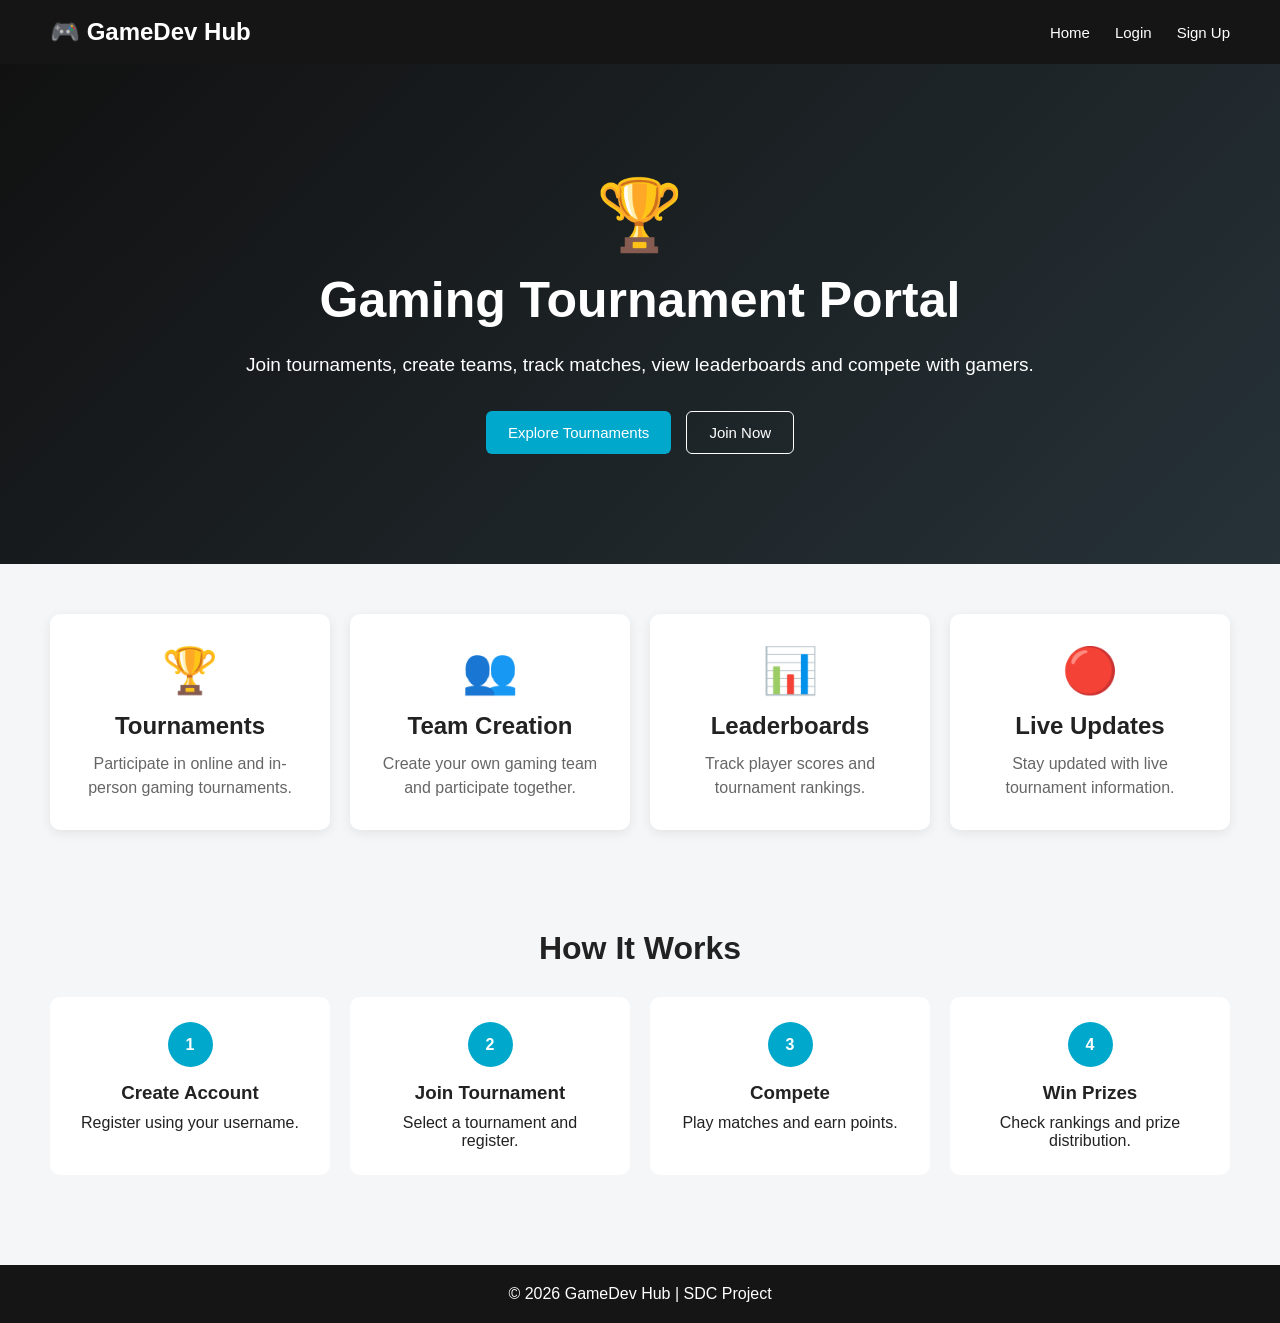
<file: index.html>
<!DOCTYPE html>
<html lang="en">
<head>
    <meta charset="UTF-8">
    <meta name="viewport" content="width=device-width, initial-scale=1.0">
    <title>GameDev Hub - Gaming Tournament Portal</title>
    <link rel="stylesheet" href="style.css">
</head>

<body>

<header>
    <div class="logo">🎮 GameDev Hub</div>

    <nav>
        <a href="index.html">Home</a>
        <a href="login.html">Login</a>
        <a href="signup.html">Sign Up</a>
    </nav>
</header>

<section class="hero">

    <div class="hero-content">

        <div class="hero-icon">🏆</div>

        <h1>Gaming Tournament Portal</h1>

        <p>
            Join tournaments, create teams, track matches,
            view leaderboards and compete with gamers.
        </p>

        <div class="hero-buttons">
            <button onclick="goToTournaments()">
                Explore Tournaments
            </button>

            <button class="secondary"
                    onclick="goToSignup()">
                Join Now
            </button>
        </div>

    </div>

</section>


<section class="features">

    <div class="feature-card">
        <div class="feature-icon">🏆</div>
        <h2>Tournaments</h2>
        <p>
            Participate in online and in-person gaming
            tournaments.
        </p>
    </div>

    <div class="feature-card">
        <div class="feature-icon">👥</div>
        <h2>Team Creation</h2>
        <p>
            Create your own gaming team and participate
            together.
        </p>
    </div>

    <div class="feature-card">
        <div class="feature-icon">📊</div>
        <h2>Leaderboards</h2>
        <p>
            Track player scores and tournament rankings.
        </p>
    </div>

    <div class="feature-card">
        <div class="feature-icon">🔴</div>
        <h2>Live Updates</h2>
        <p>
            Stay updated with live tournament information.
        </p>
    </div>

</section>


<section class="about-section">

    <h2>How It Works</h2>

    <div class="steps">

        <div>
            <span>1</span>
            <h3>Create Account</h3>
            <p>Register using your username.</p>
        </div>

        <div>
            <span>2</span>
            <h3>Join Tournament</h3>
            <p>Select a tournament and register.</p>
        </div>

        <div>
            <span>3</span>
            <h3>Compete</h3>
            <p>Play matches and earn points.</p>
        </div>

        <div>
            <span>4</span>
            <h3>Win Prizes</h3>
            <p>Check rankings and prize distribution.</p>
        </div>

    </div>

</section>


<footer>
    <p>© 2026 GameDev Hub | SDC Project</p>
</footer>

<script src="script.js"></script>

</body>
</html>
</file>
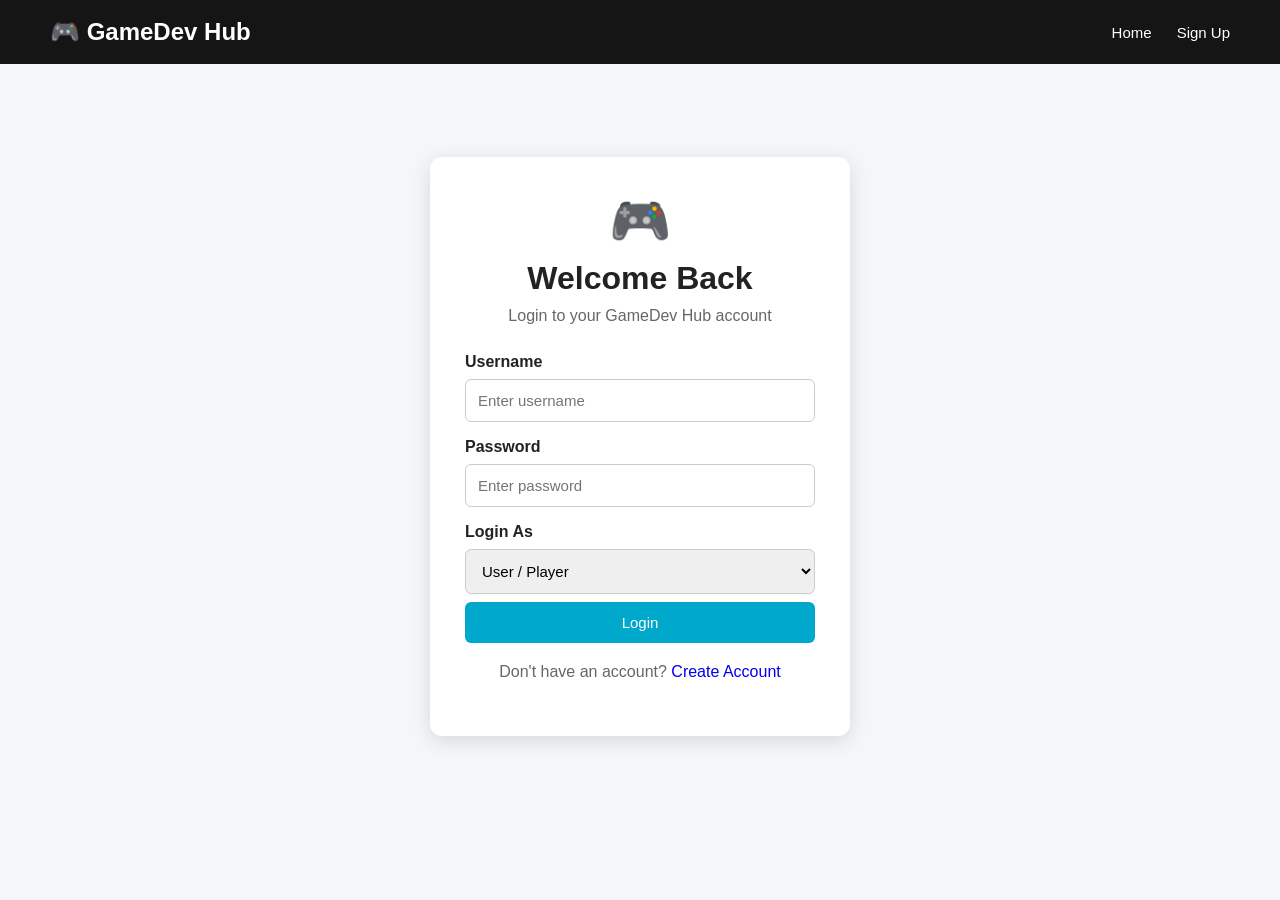
<file: admin.html>
<!DOCTYPE html>
<html lang="en">

<head>

    <meta charset="UTF-8">

    <meta name="viewport"
          content="width=device-width, initial-scale=1.0">

    <title>Admin Dashboard - GameDev Hub</title>

    <link rel="stylesheet" href="style.css">

</head>

<body>


<header>

    <div class="logo">
        🎮 GameDev Hub
    </div>

    <nav>

        <a href="admin.html">
            Admin Dashboard
        </a>

        <a href="#" onclick="logout()">
            Logout
        </a>

    </nav>

</header>


<main class="admin-container">


    <div class="admin-heading">

        <p class="small-title">
            ADMIN / ORGANIZER
        </p>

        <h1>Tournament Management</h1>

        <p>
            Manage tournaments, registrations, results,
            updates and prizes.
        </p>

    </div>


    <!-- CREATE TOURNAMENT -->

    <section class="admin-panel">

        <h2>🏆 Create Tournament</h2>

        <form
            class="admin-form"
            onsubmit="createTournament(event)"
        >

            <div>

                <label>Tournament Name</label>

                <input
                    type="text"
                    id="tournamentName"
                    placeholder="e.g. Battle Royale Cup"
                    required
                >

            </div>


            <div>

                <label>Game</label>

                <input
                    type="text"
                    id="game"
                    placeholder="e.g. Valorant"
                    required
                >

            </div>


            <div>

                <label>Mode</label>

                <select id="mode">

                    <option>
                        Online
                    </option>

                    <option>
                        In-Person
                    </option>

                </select>

            </div>


            <div>

                <label>Date</label>

                <input
                    type="date"
                    id="date"
                    required
                >

            </div>


            <div>

                <label>Location</label>

                <input
                    type="text"
                    id="location"
                    placeholder="Online / Venue"
                    required
                >

            </div>


            <div>

                <label>Prize Pool</label>

                <input
                    type="number"
                    id="prize"
                    placeholder="Prize amount"
                    required
                >

            </div>


            <div>

                <label>Maximum Players</label>

                <input
                    type="number"
                    id="maxPlayers"
                    placeholder="100"
                    required
                >

            </div>


            <button type="submit">
                Create Tournament
            </button>

        </form>

    </section>


    <!-- TOURNAMENT LIST -->

    <section class="admin-panel">

        <h2>📋 Tournaments</h2>

        <div
            id="adminTournamentList"
            class="admin-list"
        ></div>

    </section>


    <!-- REGISTRATIONS -->

    <section class="admin-panel">

        <h2>👥 Tournament Registrations</h2>

        <div
            id="registrationList"
            class="admin-list"
        ></div>

    </section>


    <!-- MATCH RESULTS -->

    <section class="admin-panel">

        <h2>🎯 Update Match Results</h2>

        <form
            class="admin-form"
            onsubmit="addResult(event)"
        >

            <div>

                <label>Tournament ID</label>

                <input
                    type="number"
                    id="resultTournament"
                    placeholder="Enter tournament ID"
                    required
                >

            </div>


            <div>

                <label>Player / Team</label>

                <input
                    type="text"
                    id="resultPlayer"
                    placeholder="Player or team"
                    required
                >

            </div>


            <div>

                <label>Score</label>

                <input
                    type="number"
                    id="resultScore"
                    placeholder="Score"
                    required
                >

            </div>


            <button type="submit">
                Update Result
            </button>

        </form>


        <div
            id="resultList"
            class="admin-list"
        ></div>

    </section>


    <!-- LEADERBOARD -->

    <section class="admin-panel">

        <h2>📊 Leaderboard</h2>

        <div id="leaderboard"></div>

    </section>


    <!-- LIVE UPDATES -->

    <section class="admin-panel">

        <h2>🔴 Live Tournament Update</h2>

        <form
            class="admin-form"
            onsubmit="addUpdate(event)"
        >

            <div>

                <label>Update</label>

                <textarea
                    id="updateText"
                    placeholder="Enter live tournament update..."
                    required
                ></textarea>

            </div>

            <button type="submit">
                Publish Live Update
            </button>

        </form>


        <div id="liveUpdates"></div>

    </section>


    <!-- PRIZE DISTRIBUTION -->

    <section class="admin-panel">

        <h2>💰 Prize Distribution</h2>

        <form
            class="admin-form"
            onsubmit="addPrize(event)"
        >

            <div>

                <label>Tournament</label>

                <input
                    type="text"
                    id="prizeTournament"
                    placeholder="Tournament name"
                    required
                >

            </div>


            <div>

                <label>🥇 First Prize</label>

                <input
                    type="number"
                    id="firstPrize"
                    required
                >

            </div>


            <div>

                <label>🥈 Second Prize</label>

                <input
                    type="number"
                    id="secondPrize"
                    required
                >

            </div>


            <div>

                <label>🥉 Third Prize</label>

                <input
                    type="number"
                    id="thirdPrize"
                    required
                >

            </div>


            <button type="submit">
                Save Prize Distribution
            </button>

        </form>


        <div id="prizeList"></div>

    </section>

</main>


<script src="script.js"></script>

</body>
</html>
</file>
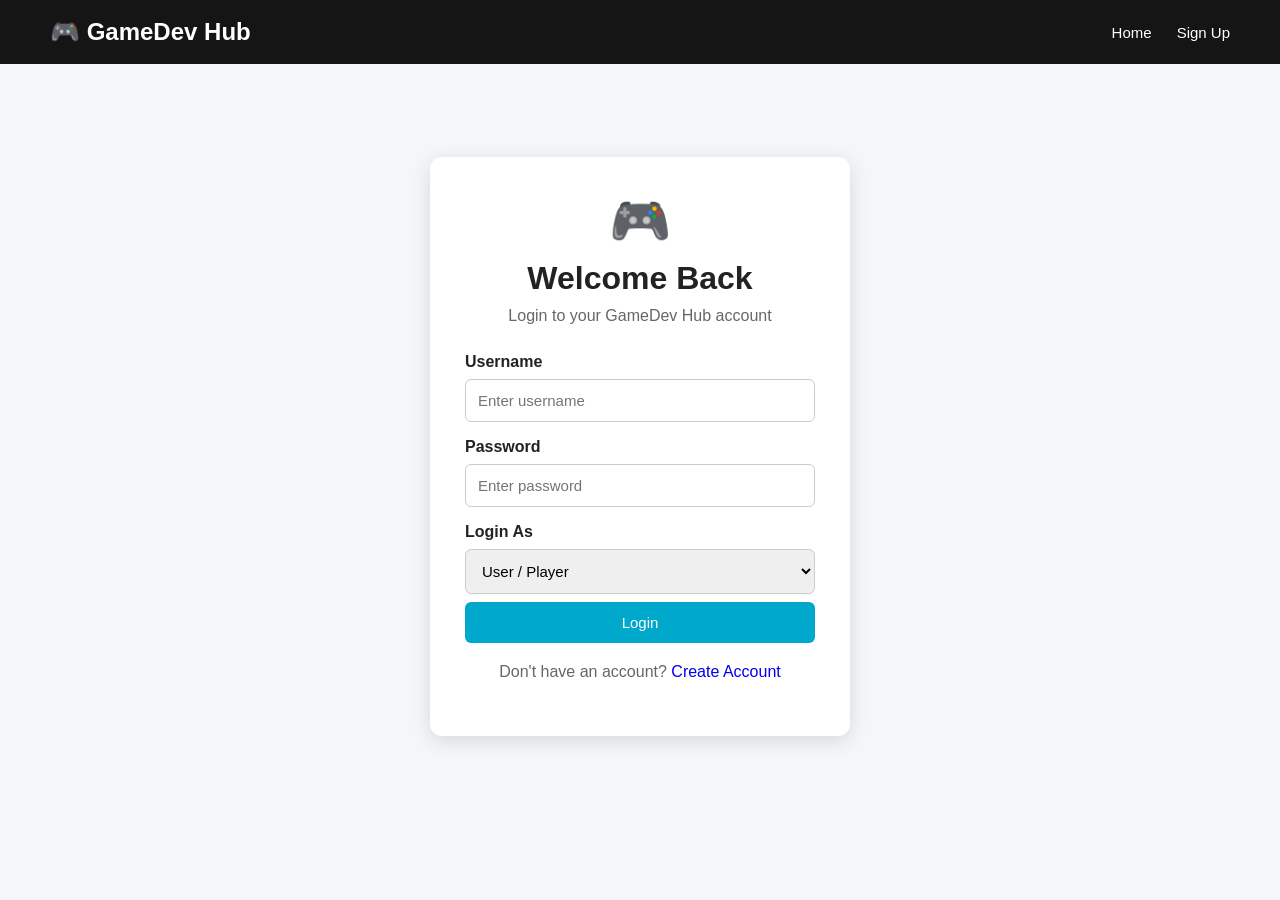
<file: games.html>
<!DOCTYPE html>
<html lang="en">

<head>

    <meta charset="UTF-8">

    <meta name="viewport"
          content="width=device-width, initial-scale=1.0">

    <title>Games - GameDev Hub</title>

    <link rel="stylesheet" href="style.css">

</head>


<body>


    <!-- HEADER -->

    <header>

        <div class="logo">
            🎮 GameDev Hub
        </div>

        <nav>

            <a href="user.html">
                Dashboard
            </a>

            <a href="games.html">
                Games
            </a>

            <a href="#" onclick="logout()">
                Logout
            </a>

        </nav>

    </header>


    <!-- GAMES -->

    <main class="games-container">

        <div class="page-title">

            <h1>🎮 Available Games</h1>

            <p>
                Explore games available on GameDev Hub.
            </p>

        </div>


        <!-- SEARCH -->

        <div class="search-box">

            <input
                type="text"
                id="search"
                placeholder="Search games..."
                onkeyup="searchGames()"
            >

        </div>


        <!-- GAME GRID -->

        <section
            class="games-grid"
            id="gamesGrid"
        >

        </section>

    </main>


    <script>


        /*
            CHECK USER LOGIN
        */

        if (
            localStorage.getItem("loggedIn") !== "true" ||
            localStorage.getItem("role") !== "user"
        ) {

            window.location.href =
                "login.html";

        }


        /*
            DISPLAY GAMES
        */

        function displayGames(gameData) {

            let gamesGrid =
                document.getElementById("gamesGrid");


            gamesGrid.innerHTML = "";


            if (gameData.length === 0) {

                gamesGrid.innerHTML = `

                    <div class="no-games">

                        <h2>No Games Found 🎮</h2>

                        <p>
                            Ask the admin to add some games.
                        </p>

                    </div>

                `;

                return;

            }


            gameData.forEach(function(game) {

                gamesGrid.innerHTML += `

                    <div class="game-card">

                        <div class="game-image">
                            🎮
                        </div>

                        <div class="game-content">

                            <h2>
                                ${game.name}
                            </h2>

                            <p>
                                <strong>Developer:</strong>
                                ${game.developer}
                            </p>

                            <p>
                                <strong>Genre:</strong>
                                ${game.genre}
                            </p>

                            <button
                                onclick="playGame('${game.name}')">
                                View Game
                            </button>

                        </div>

                    </div>

                `;

            });

        }


        /*
            GET GAMES FROM LOCAL STORAGE
        */

        let games =
            JSON.parse(
                localStorage.getItem("games")
            ) || [];


        displayGames(games);


        /*
            SEARCH GAMES
        */

        function searchGames() {

            let search =
                document.getElementById("search")
                .value
                .toLowerCase();


            let filteredGames =
                games.filter(function(game) {

                    return (
                        game.name
                            .toLowerCase()
                            .includes(search) ||

                        game.genre
                            .toLowerCase()
                            .includes(search) ||

                        game.developer
                            .toLowerCase()
                            .includes(search)
                    );

                });


            displayGames(filteredGames);

        }


        /*
            VIEW GAME
        */

        function playGame(gameName) {

            alert(
                "You selected: " + gameName
            );

        }


        /*
            LOGOUT
        */

        function logout() {

            localStorage.removeItem("loggedIn");

            localStorage.removeItem("role");

            localStorage.removeItem("userEmail");

            window.location.href =
                "index.html";

        }

    </script>


</body>

</html>
</file>
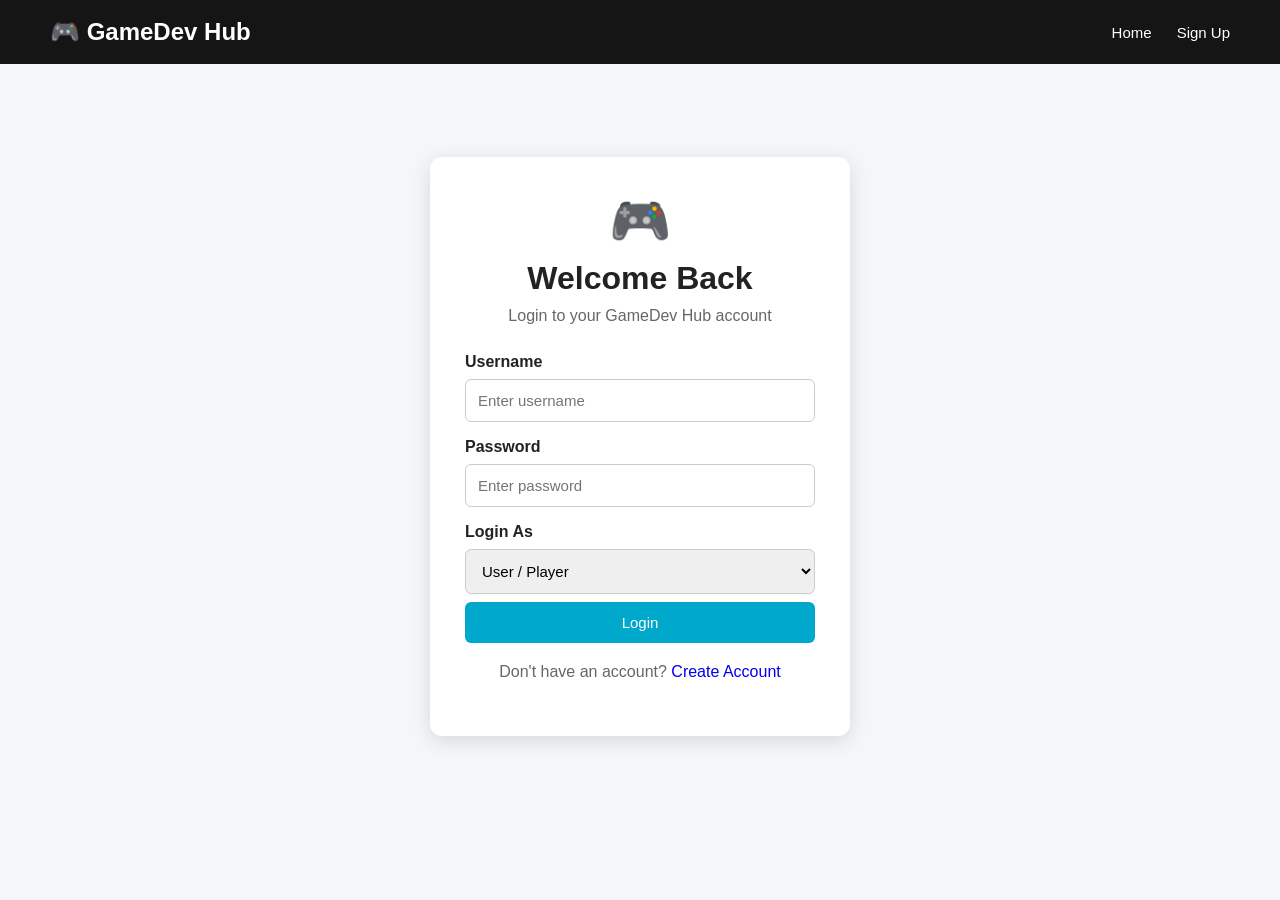
<file: login.html>
<!DOCTYPE html>
<html lang="en">

<head>
    <meta charset="UTF-8">
    <meta name="viewport"
          content="width=device-width, initial-scale=1.0">

    <title>Login - GameDev Hub</title>

    <link rel="stylesheet" href="style.css">
</head>

<body>

<header>

    <div class="logo">🎮 GameDev Hub</div>

    <nav>
        <a href="index.html">Home</a>
        <a href="signup.html">Sign Up</a>
    </nav>

</header>


<main class="auth-container">

    <div class="auth-box">

        <div class="auth-icon">🎮</div>

        <h1>Welcome Back</h1>

        <p>Login to your GameDev Hub account</p>


        <form onsubmit="login(event)">

            <label>Username</label>

            <input
                type="text"
                id="username"
                placeholder="Enter username"
                required
            >


            <label>Password</label>

            <input
                type="password"
                id="password"
                placeholder="Enter password"
                required
            >


            <label>Login As</label>

            <select id="role">

                <option value="user">
                    User / Player
                </option>

                <option value="admin">
                    Admin / Organizer
                </option>

            </select>


            <button type="submit">
                Login
            </button>

        </form>


        <p id="message"></p>


        <p>
            Don't have an account?
            <a href="signup.html">Create Account</a>
        </p>

    </div>

</main>


<script src="script.js"></script>

</body>
</html>
</file>
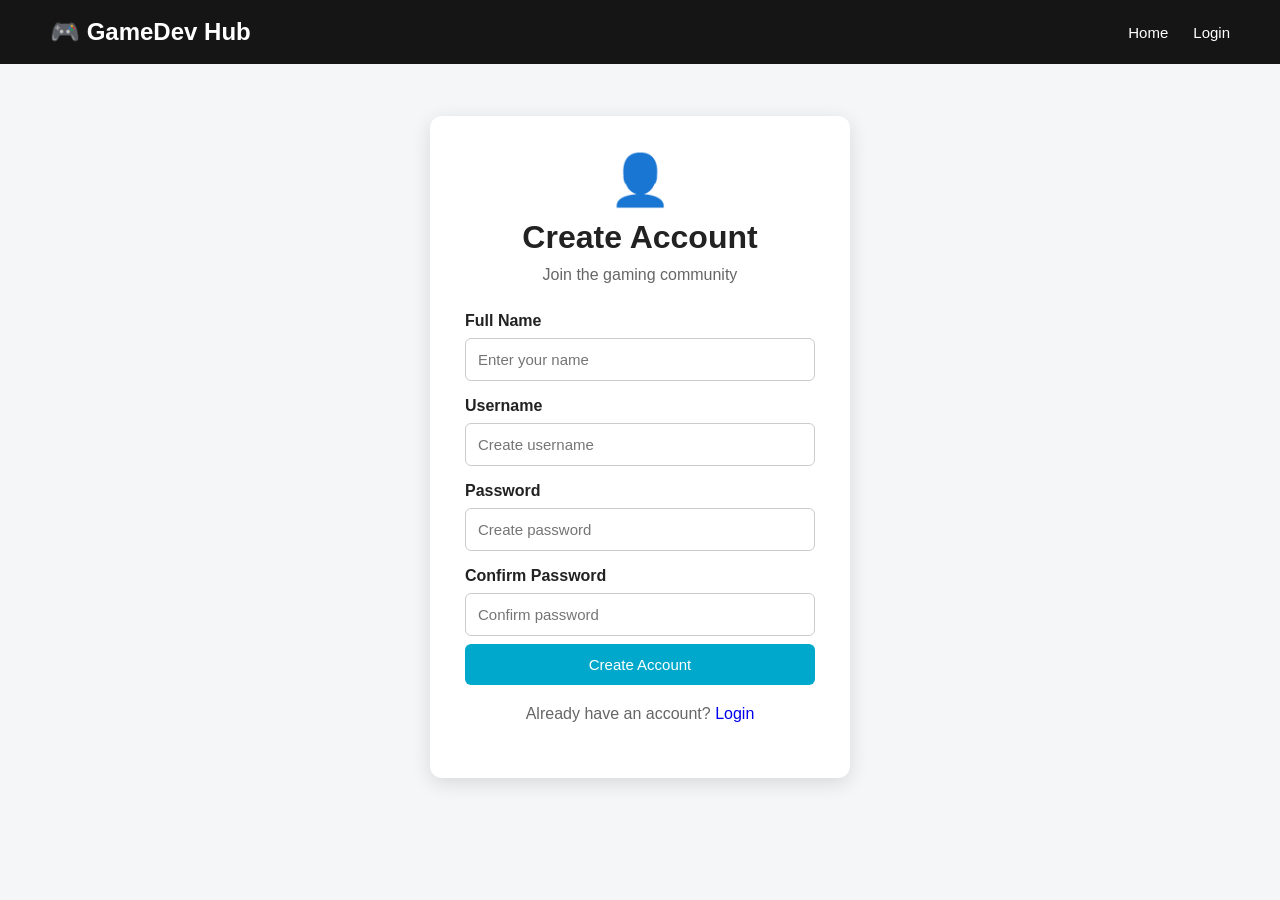
<file: signup.html>
<!DOCTYPE html>
<html lang="en">

<head>

    <meta charset="UTF-8">

    <meta name="viewport"
          content="width=device-width, initial-scale=1.0">

    <title>Sign Up - GameDev Hub</title>

    <link rel="stylesheet" href="style.css">

</head>

<body>


<header>

    <div class="logo">
        🎮 GameDev Hub
    </div>

    <nav>
        <a href="index.html">Home</a>
        <a href="login.html">Login</a>
    </nav>

</header>


<main class="auth-container">

    <div class="auth-box">

        <div class="auth-icon">👤</div>

        <h1>Create Account</h1>

        <p>Join the gaming community</p>


        <form onsubmit="signup(event)">

            <label>Full Name</label>

            <input
                type="text"
                id="name"
                placeholder="Enter your name"
                required
            >


            <label>Username</label>

            <input
                type="text"
                id="username"
                placeholder="Create username"
                required
            >


            <label>Password</label>

            <input
                type="password"
                id="password"
                placeholder="Create password"
                minlength="6"
                required
            >


            <label>Confirm Password</label>

            <input
                type="password"
                id="confirmPassword"
                placeholder="Confirm password"
                required
            >


            <button type="submit">
                Create Account
            </button>

        </form>


        <p id="message"></p>


        <p>
            Already have an account?
            <a href="login.html">Login</a>
        </p>

    </div>

</main>


<script src="script.js"></script>

</body>
</html>
</file>
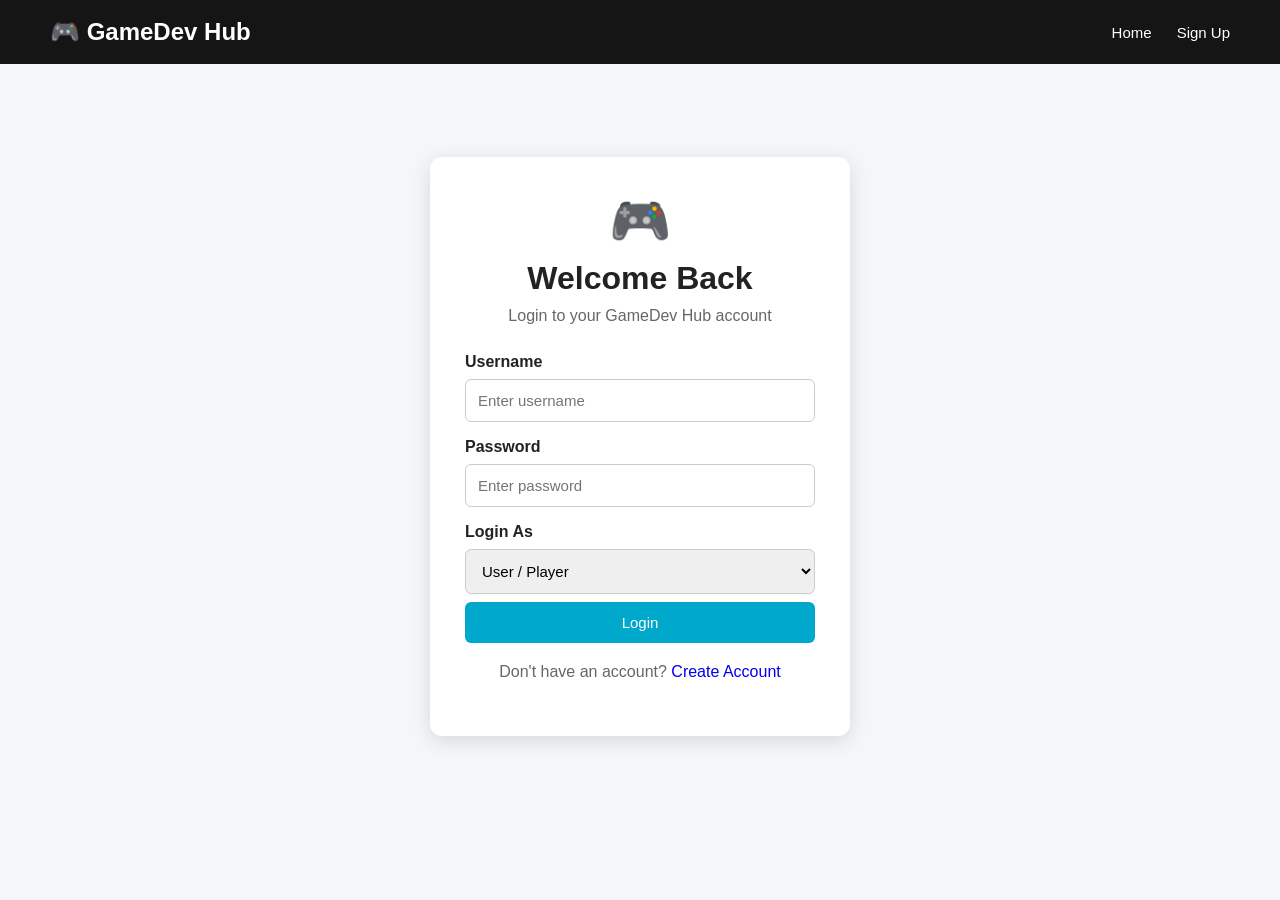
<file: tournament.html>
<!DOCTYPE html>
<html lang="en">

<head>

    <meta charset="UTF-8">

    <meta name="viewport"
          content="width=device-width, initial-scale=1.0">

    <title>Tournament Details - GameDev Hub</title>

    <link rel="stylesheet" href="style.css">

</head>

<body>


<header>

    <div class="logo">
        🎮 GameDev Hub
    </div>

    <nav>

        <a href="user.html">
            Dashboard
        </a>

        <a href="tournaments.html">
            Tournaments
        </a>

        <a href="#" onclick="logout()">
            Logout
        </a>

    </nav>

</header>


<main class="page-container">


    <section class="tournament-detail">

        <div class="detail-icon">
            🏆
        </div>

        <div>

            <p class="small-title">
                TOURNAMENT DETAILS
            </p>

            <h1 id="selectedTournamentName">
                Tournament
            </h1>

            <p id="selectedTournamentInfo">
                Tournament information
            </p>

            <button onclick="registerTournament()">
                Register for Tournament
            </button>

        </div>

    </section>


    <section class="info-grid">


        <div class="panel">

            <h2>📅 Schedule</h2>

            <div id="scheduleInfo">
                Loading...
            </div>

        </div>


        <div class="panel">

            <h2>👥 Registrations</h2>

            <p>
                Registered Players:
                <strong id="registrationCount">
                    0
                </strong>
            </p>

        </div>


        <div class="panel">

            <h2>💰 Prize Pool</h2>

            <div id="prizeList">
                No prize information yet.
            </div>

        </div>


        <div class="panel">

            <h2>🔴 Live Updates</h2>

            <div id="liveUpdates">
                No updates yet.
            </div>

        </div>

    </section>


    <section class="panel">

        <h2>📊 Leaderboard</h2>

        <div id="leaderboard">
            No results available.
        </div>

    </section>


    <section class="panel">

        <h2>📺 Spectator Zone</h2>

        <p>
            Follow live tournament updates, scores and
            leaderboard changes here.
        </p>

        <div class="spectator-box">

            🔴 LIVE

            <br>

            Tournament updates are displayed in real time
            through the platform.

        </div>

    </section>


</main>


<script src="script.js"></script>

</body>
</html>
</file>
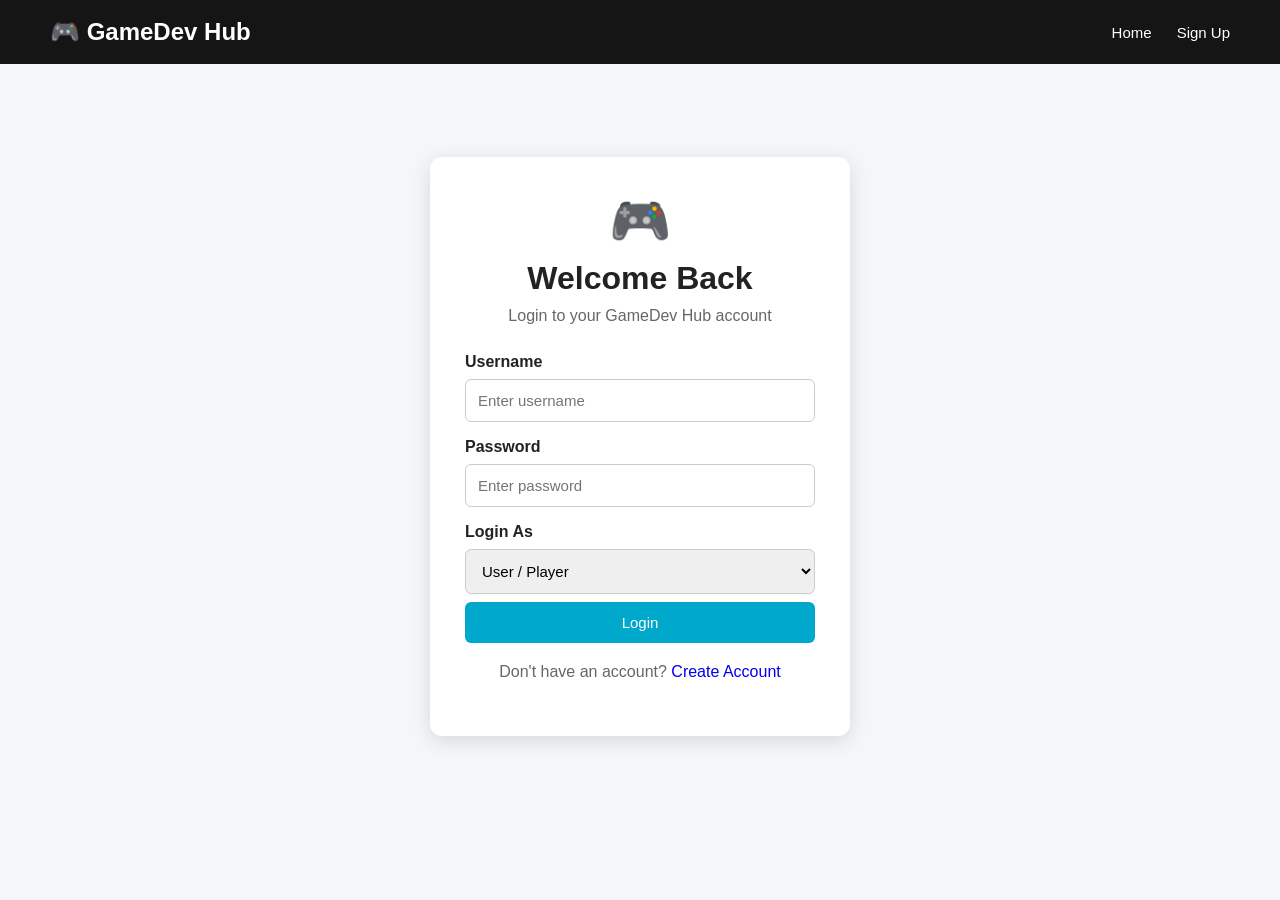
<file: tournaments.html>
<!DOCTYPE html>
<html lang="en">

<head>

    <meta charset="UTF-8">

    <meta name="viewport"
          content="width=device-width, initial-scale=1.0">

    <title>Tournaments - GameDev Hub</title>

    <link rel="stylesheet" href="style.css">

</head>

<body>


<header>

    <div class="logo">
        🎮 GameDev Hub
    </div>

    <nav>

        <a href="user.html">
            Dashboard
        </a>

        <a href="tournaments.html">
            Tournaments
        </a>

        <a href="#" onclick="logout()">
            Logout
        </a>

    </nav>

</header>


<main class="page-container">


    <div class="page-heading">

        <p class="small-title">
            COMPETE & WIN
        </p>

        <h1>Gaming Tournaments</h1>

        <p>
            Find a tournament and join the competition.
        </p>

    </div>


    <div
        id="tournamentGrid"
        class="tournament-grid"
    ></div>


</main>


<footer>

    <p>
        © 2026 GameDev Hub
    </p>

</footer>


<script src="script.js"></script>

</body>
</html>
</file>
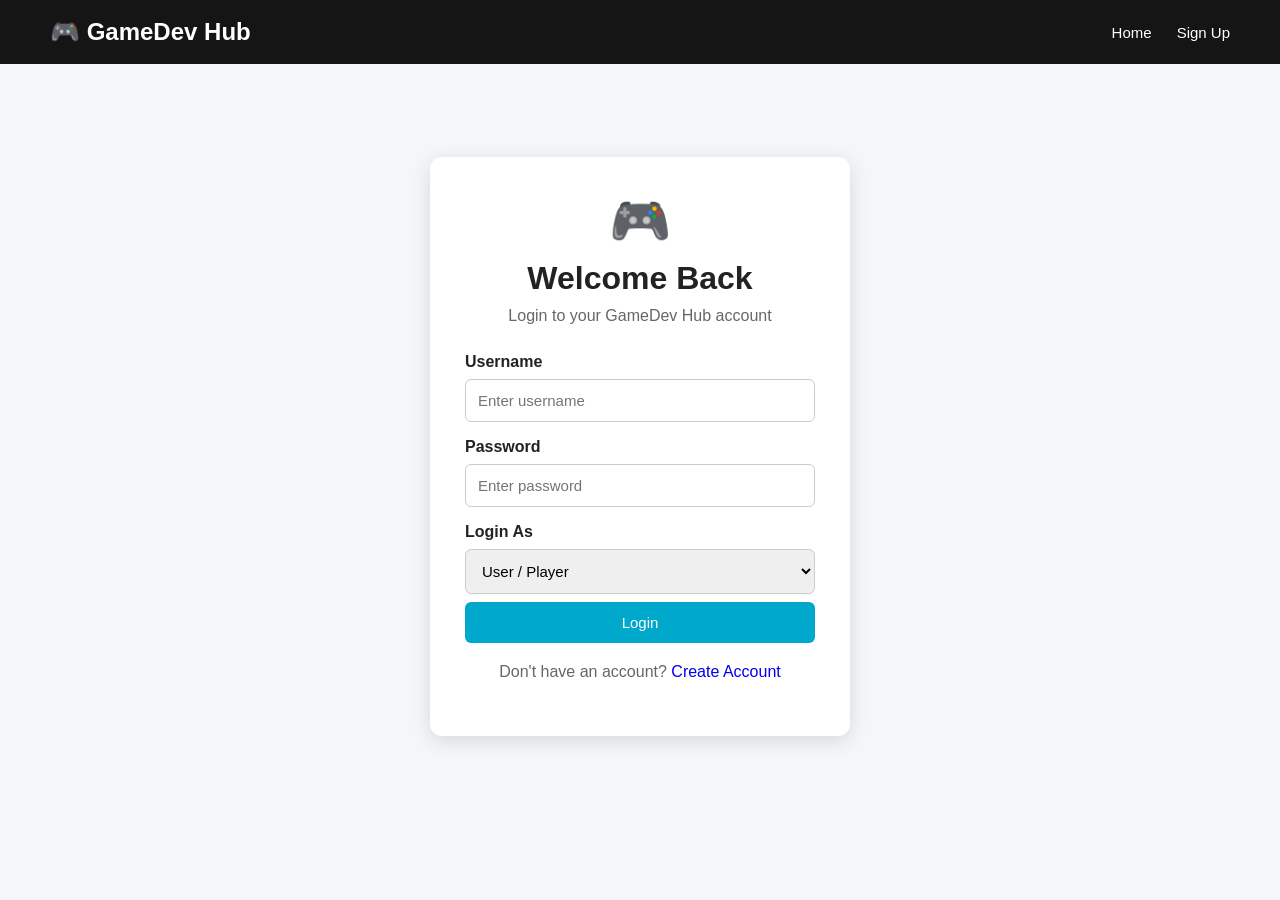
<file: user.html>
<!DOCTYPE html>
<html lang="en">

<head>

    <meta charset="UTF-8">

    <meta name="viewport"
          content="width=device-width, initial-scale=1.0">

    <title>User Dashboard - GameDev Hub</title>

    <link rel="stylesheet" href="style.css">

</head>

<body>


<header>

    <div class="logo">
        🎮 GameDev Hub
    </div>

    <nav>

        <a href="user.html">
            Dashboard
        </a>

        <a href="tournaments.html">
            Tournaments
        </a>

        <a href="#" onclick="logout()">
            Logout
        </a>

    </nav>

</header>


<main class="dashboard-container">


    <section class="welcome">

        <div>

            <p class="small-title">
                PLAYER DASHBOARD
            </p>

            <h1>
                Welcome,
                <span id="userName">
                    Player
                </span>! 👋
            </h1>

            <p>
                Manage your tournaments, teams and
                gaming activities from here.
            </p>

        </div>

        <button onclick="goToTournaments()">
            Explore Tournaments
        </button>

    </section>


    <section class="dashboard-grid">


        <div class="dashboard-card">

            <div class="card-icon">
                🏆
            </div>

            <h2>Tournaments</h2>

            <p>
                Browse available tournaments and
                register for competitions.
            </p>

            <button onclick="goToTournaments()">
                Browse
            </button>

        </div>


        <div class="dashboard-card">

            <div class="card-icon">
                👥
            </div>

            <h2>My Team</h2>

            <p>
                Create and manage your gaming team.
            </p>

            <button onclick="scrollToTeam()">
                Manage Team
            </button>

        </div>


        <div class="dashboard-card">

            <div class="card-icon">
                📊
            </div>

            <h2>Leaderboard</h2>

            <p>
                Check player rankings and tournament
                scores.
            </p>

            <button onclick="goToTournaments()">
                View
            </button>

        </div>


        <div class="dashboard-card">

            <div class="card-icon">
                🔴
            </div>

            <h2>Live Updates</h2>

            <p>
                Follow tournament announcements and
                live match updates.
            </p>

            <button onclick="goToTournaments()">
                View Updates
            </button>

        </div>

    </section>


    <!-- TEAM CREATION -->

    <section class="panel" id="teamSection">

        <h2>👥 Create Your Team</h2>

        <p>
            Create a team and become the team captain.
        </p>


        <form
            class="inline-form"
            onsubmit="createTeam(event)"
        >

            <input
                type="text"
                id="teamName"
                placeholder="Enter team name"
                required
            >

            <button type="submit">
                Create Team
            </button>

        </form>


        <div
            id="teamList"
            class="team-list"
        ></div>

    </section>

</main>


<script src="script.js"></script>

</body>
</html>
</file>
<file: style.css>
/* =========================================
   GENERAL
========================================= */

* {
    margin: 0;
    padding: 0;
    box-sizing: border-box;
}

body {
    font-family: Arial, sans-serif;
    background: #f4f6f8;
    color: #222;
    min-height: 100vh;
}

a {
    text-decoration: none;
}


/* =========================================
   HEADER
========================================= */

header {
    display: flex;
    justify-content: space-between;
    align-items: center;

    padding: 18px 50px;

    background: #151515;
    color: white;
}

.logo {
    font-size: 24px;
    font-weight: bold;
}

nav {
    display: flex;
    gap: 25px;
    align-items: center;
}

nav a {
    color: white;
    font-size: 15px;
}

nav a:hover {
    color: #00c2ff;
}


/* =========================================
   BUTTONS
========================================= */

button {
    background: #00a8cc;
    color: white;

    border: none;
    border-radius: 6px;

    padding: 12px 22px;

    font-size: 15px;

    cursor: pointer;

    transition: 0.2s;
}

button:hover {
    background: #0085a3;
    transform: translateY(-1px);
}

button.secondary {
    background: transparent;
    border: 1px solid white;
}

button.secondary:hover {
    background: white;
    color: #222;
}


/* =========================================
   HERO
========================================= */

.hero {
    min-height: 500px;

    display: flex;
    justify-content: center;
    align-items: center;

    text-align: center;

    padding: 50px;

    background:
        linear-gradient(
            135deg,
            #111,
            #263238
        );

    color: white;
}

.hero-content {
    max-width: 800px;
}

.hero-icon {
    font-size: 70px;
    margin-bottom: 15px;
}

.hero h1 {
    font-size: 50px;
    margin-bottom: 20px;
}

.hero p {
    font-size: 19px;
    line-height: 1.7;
    margin-bottom: 30px;
}

.hero-buttons {
    display: flex;
    justify-content: center;
    gap: 15px;
}


/* =========================================
   FEATURES
========================================= */

.features {
    display: grid;

    grid-template-columns:
        repeat(4, 1fr);

    gap: 20px;

    padding: 50px;
}

.feature-card {
    background: white;

    padding: 30px;

    text-align: center;

    border-radius: 10px;

    box-shadow:
        0 3px 12px rgba(0, 0, 0, 0.08);
}

.feature-icon {
    font-size: 45px;
    margin-bottom: 15px;
}

.feature-card h2 {
    margin-bottom: 12px;
}

.feature-card p {
    color: #666;
    line-height: 1.5;
}


/* =========================================
   HOW IT WORKS
========================================= */

.about-section {
    padding: 50px;
    text-align: center;
}

.about-section h2 {
    margin-bottom: 30px;
    font-size: 32px;
}

.steps {
    display: grid;

    grid-template-columns:
        repeat(4, 1fr);

    gap: 20px;
}

.steps div {
    background: white;
    padding: 25px;
    border-radius: 10px;
}

.steps span {
    display: flex;

    justify-content: center;
    align-items: center;

    width: 45px;
    height: 45px;

    margin: 0 auto 15px;

    background: #00a8cc;

    color: white;

    border-radius: 50%;

    font-weight: bold;
}

.steps h3 {
    margin-bottom: 10px;
}


/* =========================================
   AUTH
========================================= */

.auth-container {
    min-height: 85vh;

    display: flex;

    justify-content: center;
    align-items: center;

    padding: 30px;
}

.auth-box {
    width: 420px;
    max-width: 100%;

    background: white;

    padding: 35px;

    border-radius: 12px;

    box-shadow:
        0 5px 20px rgba(0, 0, 0, 0.12);
}

.auth-icon {
    text-align: center;
    font-size: 50px;
}

.auth-box h1 {
    text-align: center;
    margin: 10px 0;
}

.auth-box > p {
    text-align: center;
    color: #666;
    margin-bottom: 20px;
}

.auth-box form {
    display: flex;
    flex-direction: column;
    gap: 8px;
}

.auth-box label {
    font-weight: bold;
    margin-top: 8px;
}

input,
select,
textarea {
    width: 100%;

    padding: 12px;

    border: 1px solid #ccc;

    border-radius: 6px;

    font-size: 15px;
}

textarea {
    min-height: 100px;
    resize: vertical;
}

input:focus,
select:focus,
textarea:focus {
    outline: none;
    border-color: #00a8cc;
}


/* =========================================
   DASHBOARD
========================================= */

.dashboard-container,
.page-container,
.admin-container {
    padding: 40px 60px;
}

.welcome {
    background: white;

    padding: 35px;

    border-radius: 12px;

    display: flex;

    justify-content: space-between;
    align-items: center;

    gap: 20px;

    box-shadow:
        0 3px 12px rgba(0, 0, 0, 0.08);

    margin-bottom: 30px;
}

.welcome h1 {
    margin: 8px 0;
    font-size: 35px;
}

.small-title {
    color: #00a8cc;
    font-weight: bold;
    font-size: 13px;
    letter-spacing: 1px;
}

.dashboard-grid {
    display: grid;

    grid-template-columns:
        repeat(4, 1fr);

    gap: 20px;
}

.dashboard-card {
    background: white;

    padding: 25px;

    border-radius: 10px;

    box-shadow:
        0 3px 10px rgba(0, 0, 0, 0.08);
}

.card-icon {
    font-size: 40px;
    margin-bottom: 15px;
}

.dashboard-card h2 {
    margin-bottom: 10px;
}

.dashboard-card p {
    color: #666;
    line-height: 1.5;
    margin-bottom: 20px;
}


/* =========================================
   PANELS
========================================= */

.panel,
.admin-panel {
    background: white;

    padding: 25px;

    margin-top: 25px;

    border-radius: 10px;

    box-shadow:
        0 3px 10px rgba(0, 0, 0, 0.08);
}

.panel h2,
.admin-panel h2 {
    margin-bottom: 10px;
}


/* =========================================
   TEAM
========================================= */

.inline-form {
    display: flex;
    gap: 10px;
    margin-top: 20px;
}

.inline-form input {
    flex: 1;
}

.team-list {
    display: grid;

    grid-template-columns:
        repeat(3, 1fr);

    gap: 15px;

    margin-top: 20px;
}

.team-card {
    background: #f3f5f7;

    padding: 20px;

    border-radius: 8px;
}


/* =========================================
   PAGE HEADING
========================================= */

.page-heading {
    text-align: center;
    margin-bottom: 35px;
}

.page-heading h1 {
    font-size: 40px;
    margin: 10px 0;
}

.page-heading p:last-child {
    color: #666;
}


/* =========================================
   TOURNAMENT GRID
========================================= */

.tournament-grid {
    display: grid;

    grid-template-columns:
        repeat(3, 1fr);

    gap: 25px;
}

.tournament-card {
    background: white;

    padding: 25px;

    border-radius: 12px;

    box-shadow:
        0 4px 12px rgba(0, 0, 0, 0.09);
}

.tournament-icon {
    font-size: 50px;
    margin-bottom: 15px;
}

.tournament-card h2 {
    margin-bottom: 15px;
}

.tournament-card p {
    margin-bottom: 8px;
    color: #555;
}

.status {
    display: inline-block;

    margin: 10px 0 15px;

    padding: 6px 10px;

    border-radius: 20px;

    background: #dff6e5;

    color: #16803c;

    font-size: 13px;
}


/* =========================================
   TOURNAMENT DETAILS
========================================= */

.tournament-detail {
    background: white;

    padding: 40px;

    border-radius: 12px;

    display: flex;

    gap: 30px;

    align-items: center;

    box-shadow:
        0 3px 12px rgba(0, 0, 0, 0.08);
}

.detail-icon {
    font-size: 80px;
}

.tournament-detail h1 {
    font-size: 38px;
    margin: 10px 0;
}

.info-grid {
    display: grid;

    grid-template-columns:
        repeat(2, 1fr);

    gap: 20px;
}


/* =========================================
   LEADERBOARD
========================================= */

.leaderboard-row {
    display: grid;

    grid-template-columns:
        70px 1fr 150px;

    align-items: center;

    gap: 15px;

    padding: 15px;

    border-bottom: 1px solid #ddd;
}


/* =========================================
   LIVE UPDATES
========================================= */

.update-card {
    background: #fff4f4;

    border-left: 4px solid #e53935;

    padding: 15px;

    margin-top: 10px;

    border-radius: 5px;
}

.update-card small {
    color: #777;
}


/* =========================================
   SPECTATOR
========================================= */

.spectator-box {
    margin-top: 20px;

    padding: 30px;

    background: #171717;

    color: white;

    border-radius: 10px;

    text-align: center;

    line-height: 2;
}


/* =========================================
   ADMIN
========================================= */

.admin-heading {
    margin-bottom: 30px;
}

.admin-heading h1 {
    font-size: 38px;
    margin: 8px 0;
}

.admin-form {
    display: grid;

    grid-template-columns:
        repeat(2, 1fr);

    gap: 20px;

    margin-top: 20px;
}

.admin-form > div {
    display: flex;
    flex-direction: column;
    gap: 7px;
}

.admin-form button {
    grid-column: 1 / -1;
}

.admin-list {
    display: grid;

    grid-template-columns:
        repeat(3, 1fr);

    gap: 15px;

    margin-top: 20px;
}

.admin-item {
    background: #f3f5f7;

    padding: 18px;

    border-radius: 8px;
}

.admin-item h3 {
    margin-bottom: 10px;
}

.result-card,
.prize-card {
    background: #f3f5f7;

    padding: 15px;

    margin-top: 10px;

    border-radius: 7px;
}


/* =========================================
   NO DATA
========================================= */

.no-games {
    grid-column: 1 / -1;

    background: white;

    padding: 60px;

    text-align: center;

    border-radius: 10px;
}


/* =========================================
   FOOTER
========================================= */

footer {
    background: #151515;

    color: white;

    text-align: center;

    padding: 20px;

    margin-top: 40px;
}


/* =========================================
   RESPONSIVE
========================================= */

@media (max-width: 1000px) {

    .features,
    .steps,
    .dashboard-grid {
        grid-template-columns: repeat(2, 1fr);
    }

    .tournament-grid,
    .admin-list,
    .team-list {
        grid-template-columns: repeat(2, 1fr);
    }
}


@media (max-width: 700px) {

    header {
        flex-direction: column;
        gap: 15px;
        padding: 20px;
    }

    nav {
        flex-wrap: wrap;
        justify-content: center;
    }

    .features,
    .steps,
    .dashboard-grid,
    .tournament-grid,
    .admin-list,
    .team-list,
    .info-grid,
    .admin-form {
        grid-template-columns: 1fr;
    }

    .hero {
        padding: 30px 20px;
    }

    .hero h1 {
        font-size: 35px;
    }

    .hero-buttons {
        flex-direction: column;
    }

    .welcome {
        flex-direction: column;
        text-align: center;
    }

    .dashboard-container,
    .page-container,
    .admin-container {
        padding: 25px 20px;
    }

    .tournament-detail {
        flex-direction: column;
        text-align: center;
    }

    .inline-form {
        flex-direction: column;
    }

    .leaderboard-row {
        grid-template-columns:
            50px 1fr 100px;
    }
}
</file>
